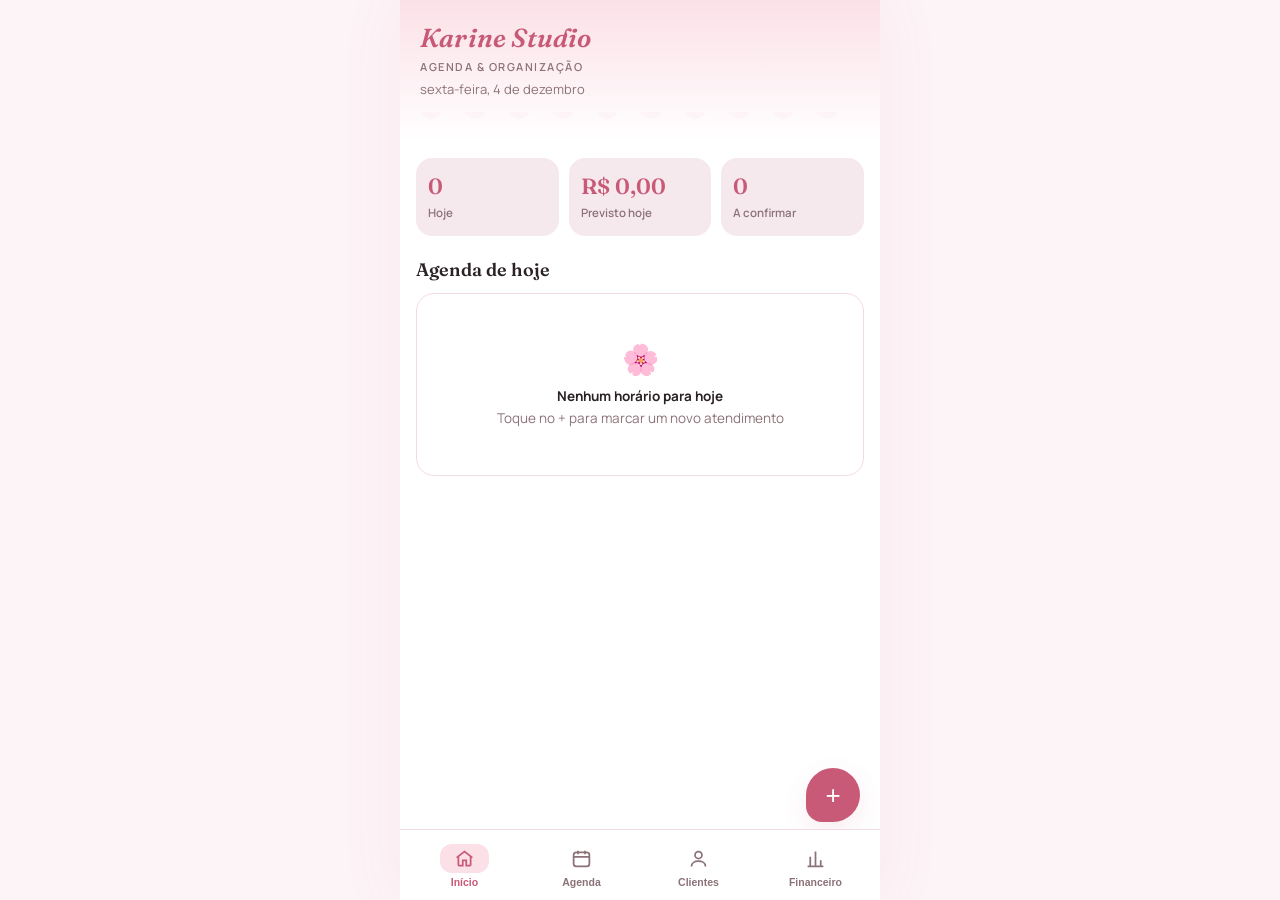
<file: index.html>
<!DOCTYPE html>
<html lang="pt-BR">
<head>
<meta charset="UTF-8">
<meta name="viewport" content="width=device-width, initial-scale=1.0, maximum-scale=1.0">
<title>Karine Studio</title>
<link rel="preconnect" href="https://fonts.googleapis.com">
<link href="https://fonts.googleapis.com/css2?family=Fraunces:ital,wght@0,500;0,600;1,500;1,600&family=Manrope:wght@400;500;600;700;800&display=swap" rel="stylesheet">
<link rel="stylesheet" href="style.css">

<!-- PWA / ícone de app -->
<link rel="manifest" href="manifest.json">
<link rel="icon" href="favicon-32.png" sizes="32x32">
<link rel="apple-touch-icon" href="apple-touch-icon.png">
<meta name="theme-color" content="#C85A78">
<meta name="apple-mobile-web-app-capable" content="yes">
<meta name="apple-mobile-web-app-status-bar-style" content="black-translucent">
<meta name="apple-mobile-web-app-title" content="Karine Studio">
</head>
<body>
<div id="app">

  <header class="top">
    <div class="brand">
      <h1>Karine Studio</h1>
    </div>
    <span style="font-size:11px;color:var(--ink-soft);text-transform:uppercase;letter-spacing:1.5px;font-weight:600;">agenda &amp; organização</span>
    <div class="subline" id="headerSub"></div>
    <svg class="scallop" viewBox="0 0 400 14" preserveAspectRatio="none">
      <path d="M0,0 Q10,14 20,0 T40,0 T60,0 T80,0 T100,0 T120,0 T140,0 T160,0 T180,0 T200,0 T220,0 T240,0 T260,0 T280,0 T300,0 T320,0 T340,0 T360,0 T380,0 T400,0 L400,0 L0,0 Z" fill="#FDF4F7"/>
    </svg>
  </header>

  <main id="main"></main>

  <div class="fab">
    <button class="fab-btn" id="fabBtn">+</button>
  </div>

  <nav class="bottom">
    <button data-tab="inicio" class="active">
      <span class="icon-wrap"><svg viewBox="0 0 24 24" fill="none" stroke="currentColor" stroke-width="2"><path d="M3 11l9-7 9 7"/><path d="M5 10v9a1 1 0 001 1h4v-6h4v6h4a1 1 0 001-1v-9"/></svg></span>
      Início
    </button>
    <button data-tab="agenda">
      <span class="icon-wrap"><svg viewBox="0 0 24 24" fill="none" stroke="currentColor" stroke-width="2"><rect x="3" y="5" width="18" height="16" rx="3"/><path d="M8 3v4M16 3v4M3 10h18"/></svg></span>
      Agenda
    </button>
    <button data-tab="clientes">
      <span class="icon-wrap"><svg viewBox="0 0 24 24" fill="none" stroke="currentColor" stroke-width="2"><circle cx="12" cy="8" r="4"/><path d="M4 21c0-4 4-6 8-6s8 2 8 6"/></svg></span>
      Clientes
    </button>
    <button data-tab="financeiro">
      <span class="icon-wrap"><svg viewBox="0 0 24 24" fill="none" stroke="currentColor" stroke-width="2"><path d="M3 21h18M6 21V10M12 21V4M18 21v-7"/></svg></span>
      Financeiro
    </button>
  </nav>
</div>

<div class="overlay" id="overlay"><div class="sheet" id="sheetContent"></div></div>
<div class="toast" id="toast"></div>
<script src="script.js"></script>
</body>
</html>
</file>
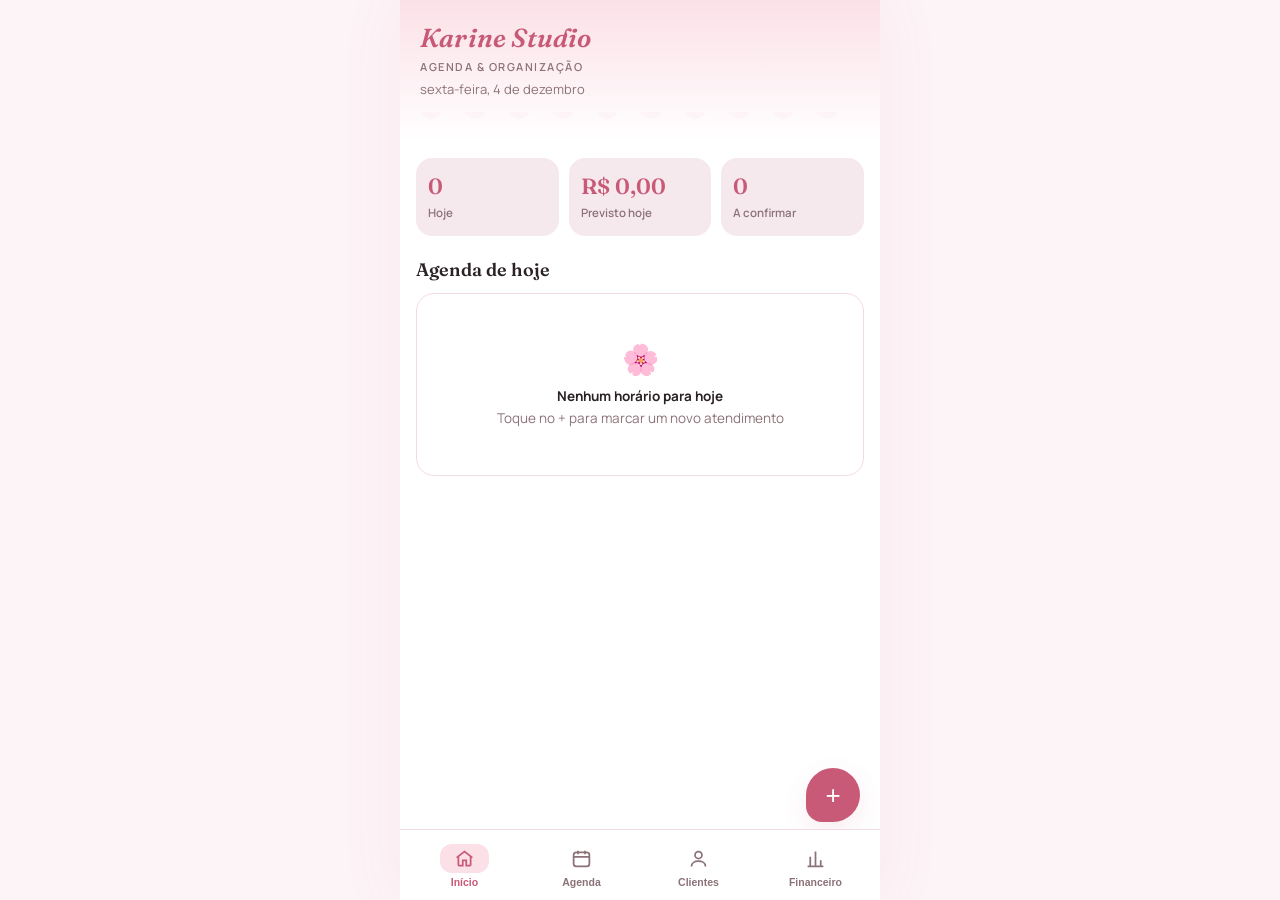
<file: index (1).html>
<!DOCTYPE html>
<html lang="pt-BR">
<head>
<meta charset="UTF-8">
<meta name="viewport" content="width=device-width, initial-scale=1.0, maximum-scale=1.0">
<title>Karine Studio</title>
<link rel="preconnect" href="https://fonts.googleapis.com">
<link href="https://fonts.googleapis.com/css2?family=Fraunces:ital,wght@0,500;0,600;1,500;1,600&family=Manrope:wght@400;500;600;700;800&display=swap" rel="stylesheet">
<link rel="stylesheet" href="style.css">
</head>
<body>
<div id="app">

  <header class="top">
    <div class="brand">
      <h1>Karine Studio</h1>
    </div>
    <span style="font-size:11px;color:var(--ink-soft);text-transform:uppercase;letter-spacing:1.5px;font-weight:600;">agenda &amp; organização</span>
    <div class="subline" id="headerSub"></div>
    <svg class="scallop" viewBox="0 0 400 14" preserveAspectRatio="none">
      <path d="M0,0 Q10,14 20,0 T40,0 T60,0 T80,0 T100,0 T120,0 T140,0 T160,0 T180,0 T200,0 T220,0 T240,0 T260,0 T280,0 T300,0 T320,0 T340,0 T360,0 T380,0 T400,0 L400,0 L0,0 Z" fill="#FDF4F7"/>
    </svg>
  </header>

  <main id="main"></main>

  <div class="fab">
    <button class="fab-btn" id="fabBtn">+</button>
  </div>

  <nav class="bottom">
    <button data-tab="inicio" class="active">
      <span class="icon-wrap"><svg viewBox="0 0 24 24" fill="none" stroke="currentColor" stroke-width="2"><path d="M3 11l9-7 9 7"/><path d="M5 10v9a1 1 0 001 1h4v-6h4v6h4a1 1 0 001-1v-9"/></svg></span>
      Início
    </button>
    <button data-tab="agenda">
      <span class="icon-wrap"><svg viewBox="0 0 24 24" fill="none" stroke="currentColor" stroke-width="2"><rect x="3" y="5" width="18" height="16" rx="3"/><path d="M8 3v4M16 3v4M3 10h18"/></svg></span>
      Agenda
    </button>
    <button data-tab="clientes">
      <span class="icon-wrap"><svg viewBox="0 0 24 24" fill="none" stroke="currentColor" stroke-width="2"><circle cx="12" cy="8" r="4"/><path d="M4 21c0-4 4-6 8-6s8 2 8 6"/></svg></span>
      Clientes
    </button>
    <button data-tab="financeiro">
      <span class="icon-wrap"><svg viewBox="0 0 24 24" fill="none" stroke="currentColor" stroke-width="2"><path d="M3 21h18M6 21V10M12 21V4M18 21v-7"/></svg></span>
      Financeiro
    </button>
  </nav>
</div>

<div class="overlay" id="overlay"><div class="sheet" id="sheetContent"></div></div>
<div class="toast" id="toast"></div>
<script src="script.js"></script>
</body>
</html>
</file>
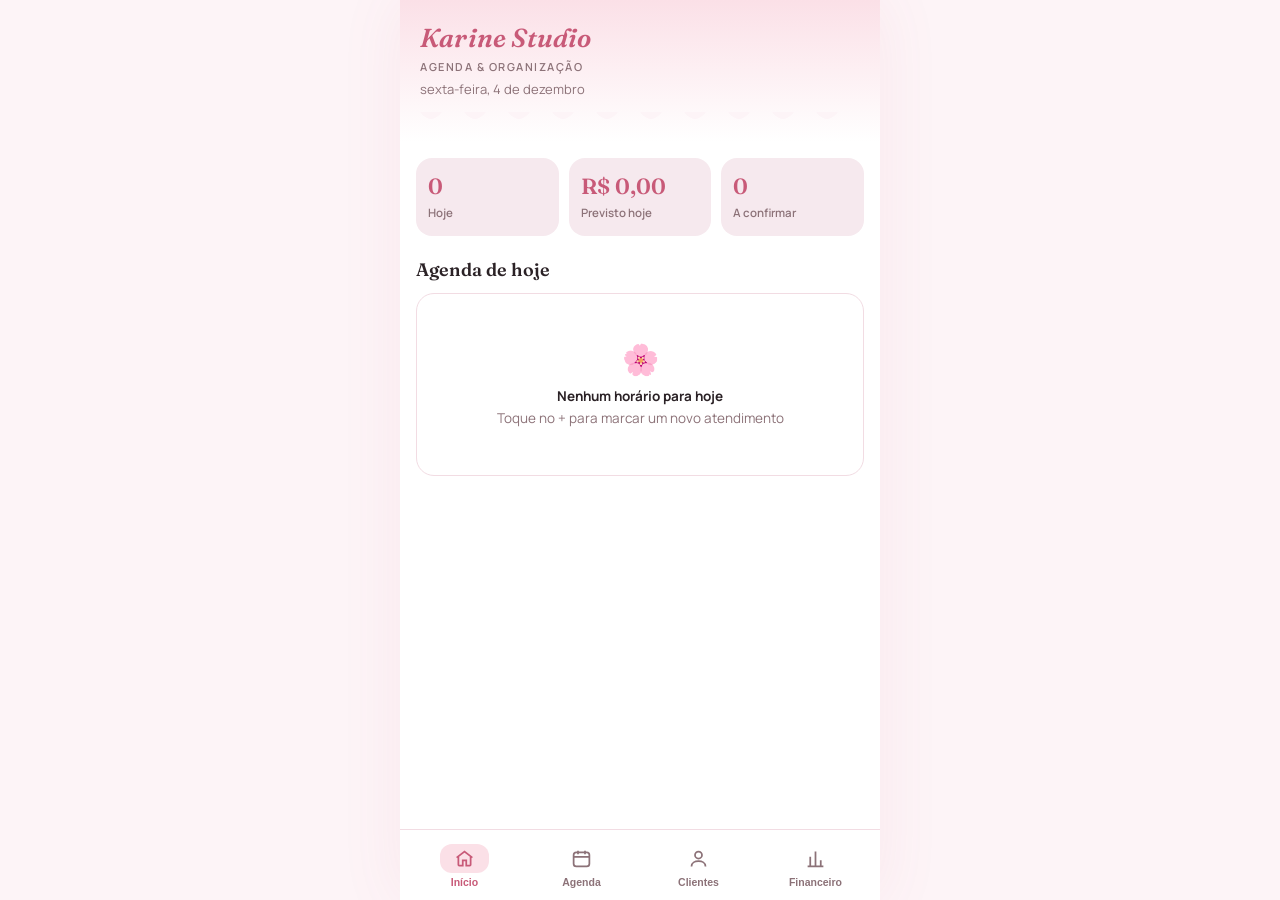
<file: karine-studio (1).html>
<!DOCTYPE html>
<html lang="pt-BR">
<head>
<meta charset="UTF-8">
<meta name="viewport" content="width=device-width, initial-scale=1.0, maximum-scale=1.0">
<title>Karine Studio</title>
<link rel="preconnect" href="https://fonts.googleapis.com">
<link href="https://fonts.googleapis.com/css2?family=Fraunces:ital,wght@0,500;0,600;1,500;1,600&family=Manrope:wght@400;500;600;700;800&display=swap" rel="stylesheet">
<style>
  :root{
    --bg:#FFFFFF;
    --bg-soft:#FDF4F7;
    --pink:#E88BA6;
    --pink-deep:#C85A78;
    --pink-pale:#FBE0E7;
    --pink-pale-2:#F6E9EE;
    --ink:#2B2226;
    --ink-soft:#8C7278;
    --line:#F2DCE3;
    --success:#6FA97F;
    --success-bg:#EAF4EC;
    --warn:#D69A44;
    --warn-bg:#FBF1E2;
    --danger:#B24C57;
    --danger-bg:#F7E6E7;
    --shadow: 0 8px 24px rgba(200,90,120,0.12);
    --radius: 18px;
  }
  *{box-sizing:border-box; -webkit-tap-highlight-color:transparent;}
  html,body{margin:0;padding:0;}
  body{
    font-family:'Manrope',sans-serif;
    background:var(--bg-soft);
    color:var(--ink);
    min-height:100vh;
    display:flex;
    justify-content:center;
  }
  #app{
    width:100%;
    max-width:480px;
    background:var(--bg);
    min-height:100vh;
    position:relative;
    display:flex;
    flex-direction:column;
    box-shadow:0 0 60px rgba(200,90,120,0.08);
  }

  /* ---------- HEADER ---------- */
  header.top{
    padding:22px 20px 16px;
    background:linear-gradient(180deg, var(--pink-pale) 0%, var(--bg) 100%);
    position:relative;
  }
  .brand{
    display:flex; align-items:baseline; gap:8px;
  }
  .brand h1{
    font-family:'Fraunces',serif;
    font-style:italic;
    font-weight:600;
    font-size:26px;
    margin:0;
    color:var(--pink-deep);
    letter-spacing:0.2px;
  }
  .brand span{
    font-size:11px;
    color:var(--ink-soft);
    text-transform:uppercase;
    letter-spacing:1.5px;
    font-weight:600;
  }
  .subline{
    margin-top:4px;
    font-size:13px;
    color:var(--ink-soft);
  }
  .scallop{
    display:block;
    width:100%;
    height:14px;
    margin-top:14px;
  }

  main{
    flex:1;
    padding:16px 16px 100px;
    overflow-y:auto;
  }

  h2.section-title{
    font-family:'Fraunces',serif;
    font-weight:600;
    font-size:18px;
    margin:22px 0 12px;
    color:var(--ink);
  }
  h2.section-title:first-child{margin-top:0;}

  /* ---------- CARDS ---------- */
  .card{
    background:var(--bg);
    border:1px solid var(--line);
    border-radius:var(--radius);
    padding:14px 16px;
    margin-bottom:10px;
  }
  .stat-row{
    display:flex; gap:10px;
  }
  .stat{
    flex:1;
    background:var(--pink-pale-2);
    border-radius:16px;
    padding:14px 12px;
    text-align:left;
  }
  .stat .num{
    font-family:'Fraunces',serif;
    font-weight:600;
    font-size:22px;
    color:var(--pink-deep);
    display:block;
  }
  .stat .lbl{
    font-size:11.5px;
    color:var(--ink-soft);
    font-weight:600;
  }

  .empty{
    text-align:center;
    padding:30px 16px;
    color:var(--ink-soft);
  }
  .empty .flower{font-size:30px; display:block; margin-bottom:8px;}
  .empty p{margin:4px 0; font-size:13.5px;}

  /* Appointment item */
  .appt{
    display:flex;
    gap:12px;
    align-items:flex-start;
    padding:12px 0;
    border-bottom:1px solid var(--line);
  }
  .appt:last-child{border-bottom:none;}
  .appt .time-badge{
    min-width:54px;
    text-align:center;
    padding-top:2px;
  }
  .appt .time-badge b{
    display:block; font-size:15px; font-family:'Fraunces',serif; font-weight:600;
  }
  .appt .time-badge small{color:var(--ink-soft); font-size:10.5px;}
  .appt .info{flex:1; min-width:0;}
  .appt .info .name{font-weight:700; font-size:14.5px;}
  .appt .info .service{font-size:12.5px; color:var(--ink-soft); margin-top:1px;}
  .appt .info .value{font-size:12.5px; margin-top:3px; font-weight:700; color:var(--pink-deep);}
  .badge{
    display:inline-block;
    font-size:10.5px;
    font-weight:700;
    padding:4px 9px;
    border-radius:99px;
    margin-top:6px;
    letter-spacing:0.2px;
  }
  .badge.pendente{background:var(--warn-bg); color:var(--warn);}
  .badge.confirmado{background:var(--pink-pale); color:var(--pink-deep);}
  .badge.compareceu{background:var(--success-bg); color:var(--success);}
  .badge.nao_compareceu{background:var(--danger-bg); color:var(--danger);}
  .badge.cancelado{background:#EFEFEF; color:#8a8a8a;}

  .appt .actions{
    display:flex; gap:6px; margin-top:8px; flex-wrap:wrap;
  }
  .mini-btn{
    border:none;
    background:var(--pink-pale-2);
    color:var(--ink);
    font-size:11px;
    font-weight:700;
    padding:6px 10px;
    border-radius:99px;
    cursor:pointer;
  }
  .mini-btn.whats{background:#DFF2E4; color:#3C7A4D;}
  .mini-btn.ok{background:var(--success-bg); color:var(--success);}
  .mini-btn.no{background:var(--danger-bg); color:var(--danger);}
  .mini-btn.edit{background:var(--pink-pale); color:var(--pink-deep);}

  /* Client card */
  .client-card{
    display:flex; align-items:center; gap:12px;
    padding:12px 0;
    border-bottom:1px solid var(--line);
    cursor:pointer;
  }
  .client-card:last-child{border-bottom:none;}
  .avatar{
    width:42px; height:42px; border-radius:50% 50% 50% 12px;
    background:var(--pink);
    color:#fff;
    display:flex; align-items:center; justify-content:center;
    font-weight:700; font-size:15px;
    flex-shrink:0;
    font-family:'Fraunces',serif;
  }
  .client-card .cname{font-weight:700; font-size:14.5px;}
  .client-card .cphone{font-size:12px; color:var(--ink-soft); margin-top:1px;}
  .chevron{color:var(--pink); font-size:18px; margin-left:auto;}

  /* Search */
  .search-box{
    display:flex; align-items:center; gap:8px;
    background:var(--pink-pale-2);
    border-radius:14px;
    padding:10px 14px;
    margin-bottom:14px;
  }
  .search-box input{
    border:none; background:transparent; outline:none;
    font-family:'Manrope',sans-serif; font-size:14px; flex:1; color:var(--ink);
  }
  .search-box input::placeholder{color:var(--ink-soft);}

  /* Filters */
  .chips{display:flex; gap:8px; overflow-x:auto; padding-bottom:4px; margin-bottom:8px;}
  .chip{
    white-space:nowrap;
    padding:7px 14px;
    border-radius:99px;
    background:var(--pink-pale-2);
    color:var(--ink-soft);
    font-size:12.5px;
    font-weight:700;
    cursor:pointer;
    border:1px solid transparent;
  }
  .chip.active{background:var(--pink-deep); color:#fff;}

  /* Financeiro */
  .month-switch{
    display:flex; align-items:center; justify-content:space-between;
    margin-bottom:16px;
  }
  .month-switch button{
    border:none; background:var(--pink-pale-2); color:var(--pink-deep);
    width:36px; height:36px; border-radius:50%; font-size:16px; cursor:pointer; font-weight:700;
  }
  .month-switch .mlabel{
    font-family:'Fraunces',serif; font-weight:600; font-size:17px; text-transform:capitalize;
  }
  .pay-row{
    display:flex; justify-content:space-between; align-items:center;
    padding:10px 0; border-bottom:1px solid var(--line); font-size:13.5px;
  }
  .pay-row:last-child{border-bottom:none;}
  .pay-row .pname{font-weight:700;}
  .pay-row .bar-wrap{flex:1; margin:0 12px; height:6px; background:var(--pink-pale-2); border-radius:99px; overflow:hidden;}
  .pay-row .bar{height:100%; background:var(--pink); border-radius:99px;}
  .pay-row .pval{font-weight:700; color:var(--pink-deep); min-width:70px; text-align:right;}

  /* Bottom nav */
  nav.bottom{
    position:sticky; bottom:0; left:0; right:0;
    background:var(--bg);
    border-top:1px solid var(--line);
    display:flex;
    padding:6px 6px calc(6px + env(safe-area-inset-bottom));
    z-index:20;
  }
  nav.bottom button{
    flex:1;
    background:none; border:none;
    display:flex; flex-direction:column; align-items:center; gap:3px;
    padding:8px 0 6px;
    color:var(--ink-soft);
    font-size:10.5px;
    font-weight:700;
    cursor:pointer;
    border-radius:14px;
  }
  nav.bottom button svg{width:21px; height:21px;}
  nav.bottom button.active{color:var(--pink-deep);}
  nav.bottom button.active .icon-wrap{background:var(--pink-pale); border-radius:12px;}
  .icon-wrap{padding:4px 14px; display:flex;}

  /* FAB */
  .fab{
    position:fixed;
    max-width:480px;
    width:100%;
    pointer-events:none;
  }
  .fab-btn{
    pointer-events:auto;
    position:absolute;
    right:20px;
    bottom:78px;
    width:54px; height:54px;
    border-radius:50% 50% 50% 16px;
    background:var(--pink-deep);
    color:#fff;
    border:none;
    font-size:26px;
    box-shadow:var(--shadow);
    cursor:pointer;
    display:flex; align-items:center; justify-content:center;
  }

  /* Modal / bottom sheet */
  .overlay{
    position:fixed; inset:0; background:rgba(43,34,38,0.45);
    display:none; align-items:flex-end; justify-content:center; z-index:50;
  }
  .overlay.show{display:flex;}
  .sheet{
    background:var(--bg);
    width:100%; max-width:480px;
    border-radius:24px 24px 0 0;
    padding:10px 20px 26px;
    max-height:88vh;
    overflow-y:auto;
    animation:slideup .22s ease;
  }
  @keyframes slideup{from{transform:translateY(30px); opacity:0;} to{transform:translateY(0); opacity:1;}}
  .sheet-handle{
    width:40px; height:4px; background:var(--line); border-radius:99px; margin:6px auto 14px;
  }
  .sheet h3{
    font-family:'Fraunces',serif; font-weight:600; font-size:19px; margin:0 0 16px;
  }
  label{
    display:block; font-size:12px; font-weight:700; color:var(--ink-soft); margin:14px 0 6px;
  }
  input[type=text], input[type=tel], input[type=number], input[type=date], input[type=time], select, textarea{
    width:100%;
    border:1.5px solid var(--line);
    background:var(--bg-soft);
    border-radius:12px;
    padding:11px 13px;
    font-family:'Manrope',sans-serif;
    font-size:14.5px;
    color:var(--ink);
    outline:none;
  }
  input:focus, select:focus, textarea:focus{border-color:var(--pink);}
  textarea{resize:vertical; min-height:70px;}
  .field-row{display:flex; gap:10px;}
  .field-row > div{flex:1;}
  .radio-group{display:flex; gap:8px; flex-wrap:wrap;}
  .radio-chip{
    padding:8px 13px; border-radius:99px; border:1.5px solid var(--line);
    font-size:12.5px; font-weight:700; color:var(--ink-soft); cursor:pointer;
  }
  .radio-chip.sel{background:var(--pink-deep); border-color:var(--pink-deep); color:#fff;}
  .btn-primary{
    width:100%;
    background:var(--pink-deep);
    color:#fff;
    border:none;
    padding:14px;
    border-radius:14px;
    font-weight:800;
    font-size:14.5px;
    margin-top:22px;
    cursor:pointer;
  }
  .btn-secondary{
    width:100%;
    background:var(--pink-pale-2);
    color:var(--ink);
    border:none;
    padding:13px;
    border-radius:14px;
    font-weight:700;
    font-size:13.5px;
    margin-top:10px;
    cursor:pointer;
  }
  .btn-danger-text{
    width:100%;
    background:none;
    color:var(--danger);
    border:none;
    padding:10px;
    font-weight:700;
    font-size:13px;
    margin-top:6px;
    cursor:pointer;
  }
  .close-x{
    position:absolute; top:16px; right:18px;
    background:var(--pink-pale-2); border:none; width:30px; height:30px; border-radius:50%;
    color:var(--ink-soft); font-size:15px; cursor:pointer;
  }
  .sheet{position:relative;}

  .obs-item{
    background:var(--pink-pale-2); border-radius:12px; padding:10px 12px; margin-bottom:8px;
  }
  .obs-item .odate{font-size:10.5px; color:var(--ink-soft); font-weight:700; margin-bottom:3px;}
  .obs-item .otext{font-size:13px;}

  .toast{
    position:fixed; bottom:90px; left:50%; transform:translateX(-50%);
    background:var(--ink); color:#fff; padding:10px 18px; border-radius:99px;
    font-size:12.5px; font-weight:600; z-index:100; opacity:0; transition:opacity .25s;
    pointer-events:none; white-space:nowrap;
  }
  .toast.show{opacity:1;}

  ::-webkit-scrollbar{width:0px;}
</style>
</head>
<body>
<div id="app">

  <header class="top">
    <div class="brand">
      <h1>Karine Studio</h1>
    </div>
    <span style="font-size:11px;color:var(--ink-soft);text-transform:uppercase;letter-spacing:1.5px;font-weight:600;">agenda &amp; organização</span>
    <div class="subline" id="headerSub"></div>
    <svg class="scallop" viewBox="0 0 400 14" preserveAspectRatio="none">
      <path d="M0,0 Q10,14 20,0 T40,0 T60,0 T80,0 T100,0 T120,0 T140,0 T160,0 T180,0 T200,0 T220,0 T240,0 T260,0 T280,0 T300,0 T320,0 T340,0 T360,0 T380,0 T400,0 L400,0 L0,0 Z" fill="#FDF4F7"/>
    </svg>
  </header>

  <main id="main"></main>

  <div class="fab">
    <button class="fab-btn" id="fabBtn">+</button>
  </div>

  <nav class="bottom">
    <button data-tab="inicio" class="active">
      <span class="icon-wrap"><svg viewBox="0 0 24 24" fill="none" stroke="currentColor" stroke-width="2"><path d="M3 11l9-7 9 7"/><path d="M5 10v9a1 1 0 001 1h4v-6h4v6h4a1 1 0 001-1v-9"/></svg></span>
      Início
    </button>
    <button data-tab="agenda">
      <span class="icon-wrap"><svg viewBox="0 0 24 24" fill="none" stroke="currentColor" stroke-width="2"><rect x="3" y="5" width="18" height="16" rx="3"/><path d="M8 3v4M16 3v4M3 10h18"/></svg></span>
      Agenda
    </button>
    <button data-tab="clientes">
      <span class="icon-wrap"><svg viewBox="0 0 24 24" fill="none" stroke="currentColor" stroke-width="2"><circle cx="12" cy="8" r="4"/><path d="M4 21c0-4 4-6 8-6s8 2 8 6"/></svg></span>
      Clientes
    </button>
    <button data-tab="financeiro">
      <span class="icon-wrap"><svg viewBox="0 0 24 24" fill="none" stroke="currentColor" stroke-width="2"><path d="M3 21h18M6 21V10M12 21V4M18 21v-7"/></svg></span>
      Financeiro
    </button>
  </nav>
</div>

<div class="overlay" id="overlay"><div class="sheet" id="sheetContent"></div></div>
<div class="toast" id="toast"></div>
<script>
/* ---------------- STATE ---------------- */
let clientes = [];
let agendamentos = [];
let currentTab = 'inicio';
let financeMonth = new Date().toISOString().slice(0,7); // YYYY-MM
let clientSearch = '';
let agendaFilter = 'todos';
let currentClientDetail = null;

const PAY_METHODS = ['Pix','Dinheiro','Cartão Débito','Cartão Crédito'];
const STATUS_LABELS = {
  pendente:'Aguardando confirmação',
  confirmado:'Confirmado',
  compareceu:'Compareceu',
  nao_compareceu:'Não compareceu',
  cancelado:'Cancelado'
};

/* ---------------- STORAGE ---------------- */
async function loadData(){
  try{
    const c = await window.storage.get('clientes', false);
    clientes = c ? JSON.parse(c.value) : [];
  }catch(e){ clientes = []; }
  try{
    const a = await window.storage.get('agendamentos', false);
    agendamentos = a ? JSON.parse(a.value) : [];
  }catch(e){ agendamentos = []; }
}
async function saveClientes(){
  try{ await window.storage.set('clientes', JSON.stringify(clientes), false); }
  catch(e){ showToast('Erro ao salvar clientes'); }
}
async function saveAgendamentos(){
  try{ await window.storage.set('agendamentos', JSON.stringify(agendamentos), false); }
  catch(e){ showToast('Erro ao salvar agendamentos'); }
}

/* ---------------- HELPERS ---------------- */
function uid(){ return Date.now().toString(36)+Math.random().toString(36).slice(2,7); }
function fmtMoney(v){ return 'R$ ' + Number(v||0).toLocaleString('pt-BR',{minimumFractionDigits:2, maximumFractionDigits:2}); }
function fmtPhone(p){
  if(!p) return '';
  const d = p.replace(/\D/g,'');
  if(d.length===11) return `(${d.slice(0,2)}) ${d.slice(2,7)}-${d.slice(7)}`;
  if(d.length===10) return `(${d.slice(0,2)}) ${d.slice(2,6)}-${d.slice(6)}`;
  return p;
}
function fmtDateBR(iso){
  if(!iso) return '';
  const [y,m,d] = iso.split('-');
  return `${d}/${m}`;
}
function fmtDateFull(iso){
  const [y,m,d] = iso.split('-');
  return `${d}/${m}/${y}`;
}
function weekdayShort(iso){
  const dt = new Date(iso+'T12:00:00');
  return dt.toLocaleDateString('pt-BR',{weekday:'short'}).replace('.','');
}
function todayISO(){ return new Date().toISOString().slice(0,10); }
function initials(name){
  const parts = name.trim().split(' ').filter(Boolean);
  if(parts.length===1) return parts[0].slice(0,2).toUpperCase();
  return (parts[0][0]+parts[parts.length-1][0]).toUpperCase();
}
function getClient(id){ return clientes.find(c=>c.id===id); }
function showToast(msg){
  const t = document.getElementById('toast');
  t.textContent = msg;
  t.classList.add('show');
  setTimeout(()=>t.classList.remove('show'), 1800);
}
function closeSheet(){ document.getElementById('overlay').classList.remove('show'); document.getElementById('sheetContent').innerHTML=''; }
function openSheet(html){
  document.getElementById('sheetContent').innerHTML = `<button class="close-x" onclick="closeSheet()">✕</button><div class="sheet-handle"></div>` + html;
  document.getElementById('overlay').classList.add('show');
}

/* ---------------- RENDER ROOT ---------------- */
function render(){
  document.getElementById('headerSub').textContent = new Date().toLocaleDateString('pt-BR',{weekday:'long', day:'numeric', month:'long'});
  document.querySelectorAll('nav.bottom button').forEach(b=>b.classList.toggle('active', b.dataset.tab===currentTab));
  const main = document.getElementById('main');
  if(currentTab==='inicio') main.innerHTML = renderInicio();
  else if(currentTab==='agenda') main.innerHTML = renderAgenda();
  else if(currentTab==='clientes') main.innerHTML = renderClientes();
  else if(currentTab==='financeiro') main.innerHTML = renderFinanceiro();
}

/* ---------------- INÍCIO ---------------- */
function renderInicio(){
  const hoje = todayISO();
  const de_hoje = agendamentos.filter(a=>a.data===hoje).sort((a,b)=>a.horario.localeCompare(b.horario));
  const previsto = de_hoje.filter(a=>a.status!=='cancelado').reduce((s,a)=>s+Number(a.valor||0),0);
  const pendentesConf = agendamentos.filter(a=>a.status==='pendente').length;

  return `
    <div class="stat-row">
      <div class="stat"><span class="num">${de_hoje.length}</span><span class="lbl">Hoje</span></div>
      <div class="stat"><span class="num">${fmtMoney(previsto)}</span><span class="lbl">Previsto hoje</span></div>
      <div class="stat"><span class="num">${pendentesConf}</span><span class="lbl">A confirmar</span></div>
    </div>
    <h2 class="section-title">Agenda de hoje</h2>
    <div class="card">
      ${de_hoje.length ? de_hoje.map(a=>apptRow(a)).join('') : emptyState('🌸','Nenhum horário para hoje','Toque no + para marcar um novo atendimento')}
    </div>
    ${pendentesConf ? `
    <h2 class="section-title">Aguardando confirmação</h2>
    <div class="card">
      ${agendamentos.filter(a=>a.status==='pendente').sort((a,b)=> (a.data+a.horario).localeCompare(b.data+b.horario)).slice(0,6).map(a=>apptRow(a,true)).join('')}
    </div>` : ''}
  `;
}

function emptyState(icon, title, sub){
  return `<div class="empty"><span class="flower">${icon}</span><p style="font-weight:700;color:var(--ink)">${title}</p><p>${sub}</p></div>`;
}

function apptRow(a, showDate){
  const c = getClient(a.clienteId);
  const nome = c ? c.nome : '(cliente removido)';
  let actions = '';
  if(a.status==='pendente'){
    actions += `<button class="mini-btn whats" onclick="sendConfirmWhats('${a.id}')">Enviar confirmação</button>`;
    actions += `<button class="mini-btn ok" onclick="setStatus('${a.id}','confirmado')">Confirmar</button>`;
  }
  if(a.status==='confirmado'){
    actions += `<button class="mini-btn ok" onclick="setStatus('${a.id}','compareceu')">Compareceu</button>`;
    actions += `<button class="mini-btn no" onclick="setStatus('${a.id}','nao_compareceu')">Não veio</button>`;
  }
  if(a.status==='compareceu' || a.status==='nao_compareceu'){
    actions += `<button class="mini-btn edit" onclick="editAppt('${a.id}')">Editar</button>`;
  }
  if(a.status!=='cancelado'){
    actions += `<button class="mini-btn edit" onclick="editAppt('${a.id}')">Editar</button>`;
  }
  return `
    <div class="appt">
      <div class="time-badge">
        <b>${a.horario}</b>
        <small>${showDate ? fmtDateBR(a.data) : weekdayShort(a.data)}</small>
      </div>
      <div class="info">
        <div class="name">${nome}</div>
        <div class="service">${a.servico}</div>
        <div class="value">${fmtMoney(a.valor)} · ${a.formaPagamento}</div>
        <span class="badge ${a.status}">${STATUS_LABELS[a.status]}</span>
        <div class="actions">${actions}</div>
      </div>
    </div>
  `;
}

function sendConfirmWhats(id){
  const a = agendamentos.find(x=>x.id===id);
  const c = getClient(a.clienteId);
  if(!c || !c.telefone){ showToast('Cliente sem telefone cadastrado'); return; }
  const msg = `Olá ${c.nome.split(' ')[0]}! Aqui é do Karine Studio 🌸 Confirmando seu horário de *${a.servico}* no dia ${fmtDateFull(a.data)} às ${a.horario}. Pode confirmar pra mim?`;
  const phone = c.telefone.replace(/\D/g,'');
  const full = phone.length<=11 ? '55'+phone : phone;
  window.open(`https://wa.me/${full}?text=${encodeURIComponent(msg)}`, '_blank');
}

async function setStatus(id, status){
  const a = agendamentos.find(x=>x.id===id);
  if(!a) return;
  a.status = status;
  await saveAgendamentos();
  render();
  showToast(status==='compareceu' ? 'Marcado como compareceu ✓' : status==='confirmado' ? 'Agendamento confirmado' : status==='nao_compareceu' ? 'Marcado como não compareceu' : 'Atualizado');
}

/* ---------------- AGENDA ---------------- */
function renderAgenda(){
  const filtered = agendamentos.filter(a=> agendaFilter==='todos' ? true : a.status===agendaFilter)
    .sort((a,b)=> (a.data+a.horario).localeCompare(b.data+b.horario));
  const groups = {};
  filtered.forEach(a=>{ (groups[a.data] = groups[a.data]||[]).push(a); });
  const dates = Object.keys(groups).sort();

  return `
    <div class="chips">
      ${['todos','pendente','confirmado','compareceu','nao_compareceu','cancelado'].map(f=>`
        <div class="chip ${agendaFilter===f?'active':''}" onclick="setAgendaFilter('${f}')">${f==='todos'?'Todos':STATUS_LABELS[f]}</div>
      `).join('')}
    </div>
    ${dates.length ? dates.map(d=>`
      <h2 class="section-title">${weekdayShort(d)}, ${fmtDateFull(d)}</h2>
      <div class="card">${groups[d].map(a=>apptRow(a)).join('')}</div>
    `).join('') : `<div class="card">${emptyState('📅','Nenhum agendamento','Toque no + para criar o primeiro')}</div>`}
  `;
}
function setAgendaFilter(f){ agendaFilter = f; render(); }

/* ---------------- CLIENTES ---------------- */
function renderClientes(){
  const list = clientes.filter(c=>{
    const q = clientSearch.toLowerCase();
    return c.nome.toLowerCase().includes(q) || (c.telefone||'').includes(q);
  }).sort((a,b)=>a.nome.localeCompare(b.nome));

  return `
    <div class="search-box">
      <svg width="16" height="16" viewBox="0 0 24 24" fill="none" stroke="#8C7278" stroke-width="2.2"><circle cx="11" cy="11" r="7"/><path d="M21 21l-4.3-4.3"/></svg>
      <input type="text" placeholder="Buscar por nome ou telefone" value="${clientSearch}" oninput="clientSearch=this.value; render();">
    </div>
    <div class="card">
      ${list.length ? list.map(c=>`
        <div class="client-card" onclick="openClientDetail('${c.id}')">
          <div class="avatar">${initials(c.nome)}</div>
          <div>
            <div class="cname">${c.nome}</div>
            <div class="cphone">${fmtPhone(c.telefone)}</div>
          </div>
          <span class="chevron">›</span>
        </div>
      `).join('') : emptyState('👤','Nenhuma cliente cadastrada','Toque no + para cadastrar')}
    </div>
  `;
}

function openClientDetail(id){
  currentClientDetail = id;
  const c = getClient(id);
  const historico = agendamentos.filter(a=>a.clienteId===id).sort((a,b)=> (b.data+b.horario).localeCompare(a.data+a.horario));
  const totalGasto = historico.filter(a=>a.status==='compareceu').reduce((s,a)=>s+Number(a.valor||0),0);

  openSheet(`
    <h3>${c.nome}</h3>
    <div style="display:flex; gap:8px; margin-bottom:16px; flex-wrap:wrap;">
      <button class="mini-btn ok" style="padding:8px 14px;" onclick="scheduleForClient('${c.id}')">Agendar horário</button>
      <button class="mini-btn whats" style="padding:8px 14px;" onclick="openWhatsClient('${c.id}')">WhatsApp</button>
      <button class="mini-btn edit" style="padding:8px 14px;" onclick="editClient('${c.id}')">Editar cliente</button>
    </div>
    <div class="stat-row" style="margin-bottom:18px;">
      <div class="stat"><span class="num">${historico.length}</span><span class="lbl">Atendimentos</span></div>
      <div class="stat"><span class="num">${fmtMoney(totalGasto)}</span><span class="lbl">Total gasto</span></div>
    </div>

    <label style="margin-top:0;">Observações</label>
    <div id="obsList">
      ${(c.observacoes && c.observacoes.length) ? c.observacoes.slice().reverse().map(o=>`
        <div class="obs-item"><div class="odate">${fmtDateFull(o.data)}</div><div class="otext">${o.texto}</div></div>
      `).join('') : `<p style="font-size:13px;color:var(--ink-soft);">Nenhuma observação ainda.</p>`}
    </div>
    <textarea id="newObsText" placeholder="Adicionar observação (alergia, preferência, etc)"></textarea>
    <button class="btn-secondary" onclick="addObservation('${c.id}')">Adicionar observação</button>

    <label>Histórico de agendamentos</label>
    ${historico.length ? historico.map(a=>`
      <div class="obs-item">
        <div class="odate">${fmtDateFull(a.data)} · ${a.horario}</div>
        <div class="otext">${a.servico} — ${fmtMoney(a.valor)} <span class="badge ${a.status}" style="margin-top:4px;">${STATUS_LABELS[a.status]}</span></div>
      </div>
    `).join('') : `<p style="font-size:13px;color:var(--ink-soft);">Sem agendamentos ainda.</p>`}

    <button class="btn-danger-text" onclick="deleteClient('${c.id}')">Excluir cliente</button>
  `);
}

function openWhatsClient(id){
  const c = getClient(id);
  if(!c.telefone){ showToast('Cliente sem telefone cadastrado'); return; }
  const phone = c.telefone.replace(/\D/g,'');
  const full = phone.length<=11 ? '55'+phone : phone;
  window.open(`https://wa.me/${full}`, '_blank');
}

async function addObservation(id){
  const txt = document.getElementById('newObsText').value.trim();
  if(!txt) return;
  const c = getClient(id);
  c.observacoes = c.observacoes || [];
  c.observacoes.push({data: todayISO(), texto: txt});
  await saveClientes();
  showToast('Observação adicionada');
  openClientDetail(id);
}

async function deleteClient(id){
  if(!confirm('Excluir esta cliente? Os agendamentos vinculados continuarão no histórico.')) return;
  clientes = clientes.filter(c=>c.id!==id);
  await saveClientes();
  closeSheet();
  render();
  showToast('Cliente excluída');
}

function editClient(id){
  const c = getClient(id);
  openSheet(`
    <h3>Editar cliente</h3>
    <label>Nome</label>
    <input type="text" id="cNome" value="${c.nome}">
    <label>Telefone (WhatsApp)</label>
    <input type="tel" id="cTel" value="${c.telefone||''}" placeholder="43 99999-9999">
    <button class="btn-primary" onclick="saveClientEdit('${c.id}')">Salvar</button>
  `);
}
async function saveClientEdit(id){
  const c = getClient(id);
  const nome = document.getElementById('cNome').value.trim();
  if(!nome){ showToast('Informe o nome'); return; }
  c.nome = nome;
  c.telefone = document.getElementById('cTel').value.trim();
  await saveClientes();
  showToast('Cliente atualizada');
  openClientDetail(id);
}

function newClientForm(prefillName){
  openSheet(`
    <h3>Nova cliente</h3>
    <label>Nome</label>
    <input type="text" id="ncNome" value="${prefillName||''}" placeholder="Nome completo">
    <label>Telefone (WhatsApp)</label>
    <input type="tel" id="ncTel" placeholder="43 99999-9999">
    <label>Observação inicial (opcional)</label>
    <textarea id="ncObs" placeholder="Alergias, preferências..."></textarea>
    <button class="btn-primary" onclick="saveNewClient(false)">Cadastrar cliente</button>
    <button class="btn-secondary" onclick="saveNewClient(true)">Cadastrar e marcar horário</button>
  `);
}
async function saveNewClient(irParaAgenda){
  const nome = document.getElementById('ncNome').value.trim();
  if(!nome){ showToast('Informe o nome'); return; }
  const tel = document.getElementById('ncTel').value.trim();
  const obs = document.getElementById('ncObs').value.trim();
  const novo = {id:uid(), nome, telefone:tel, observacoes: obs?[{data:todayISO(), texto:obs}]:[]};
  clientes.push(novo);
  await saveClientes();
  showToast('Cliente cadastrada');
  if(irParaAgenda){
    currentTab='agenda';
    render();
    scheduleForClient(novo.id);
  }else{
    closeSheet();
    currentTab='clientes';
    render();
  }
}

/* ---------------- FINANCEIRO ---------------- */
function shiftMonth(delta){
  const [y,m] = financeMonth.split('-').map(Number);
  const dt = new Date(y, m-1+delta, 1);
  financeMonth = dt.getFullYear()+'-'+String(dt.getMonth()+1).padStart(2,'0');
  render();
}
function renderFinanceiro(){
  const doMes = agendamentos.filter(a=>a.data && a.data.startsWith(financeMonth));
  const compareceram = doMes.filter(a=>a.status==='compareceu');
  const faltaram = doMes.filter(a=>a.status==='nao_compareceu');
  const total = compareceram.reduce((s,a)=>s+Number(a.valor||0),0);
  const ticket = compareceram.length ? total/compareceram.length : 0;

  const porPagamento = {};
  PAY_METHODS.forEach(m=>porPagamento[m]=0);
  compareceram.forEach(a=>{ porPagamento[a.formaPagamento] = (porPagamento[a.formaPagamento]||0) + Number(a.valor||0); });
  const maxVal = Math.max(1, ...Object.values(porPagamento));

  const [y,m] = financeMonth.split('-');
  const mLabel = new Date(Number(y), Number(m)-1, 1).toLocaleDateString('pt-BR',{month:'long', year:'numeric'});

  return `
    <div class="month-switch">
      <button onclick="shiftMonth(-1)">‹</button>
      <div class="mlabel">${mLabel}</div>
      <button onclick="shiftMonth(1)">›</button>
    </div>

    <div class="card" style="background:linear-gradient(135deg, var(--pink-pale) 0%, var(--pink-pale-2) 100%); border:none;">
      <div style="font-size:12px; font-weight:700; color:var(--ink-soft); text-transform:uppercase; letter-spacing:0.5px;">Faturamento do mês</div>
      <div style="font-family:'Fraunces',serif; font-weight:600; font-size:32px; color:var(--pink-deep); margin-top:4px;">${fmtMoney(total)}</div>
    </div>

    <div class="stat-row" style="margin-top:10px;">
      <div class="stat"><span class="num">${compareceram.length}</span><span class="lbl">Atendimentos</span></div>
      <div class="stat"><span class="num">${fmtMoney(ticket)}</span><span class="lbl">Ticket médio</span></div>
      <div class="stat"><span class="num">${faltaram.length}</span><span class="lbl">Faltas</span></div>
    </div>

    <h2 class="section-title">Por forma de pagamento</h2>
    <div class="card">
      ${PAY_METHODS.map(m=>`
        <div class="pay-row">
          <span class="pname">${m}</span>
          <div class="bar-wrap"><div class="bar" style="width:${(porPagamento[m]/maxVal*100)}%"></div></div>
          <span class="pval">${fmtMoney(porPagamento[m])}</span>
        </div>
      `).join('')}
    </div>

    <h2 class="section-title">Atendimentos do mês</h2>
    <div class="card">
      ${compareceram.length ? compareceram.sort((a,b)=>b.data.localeCompare(a.data)).map(a=>`
        <div class="appt">
          <div class="time-badge"><b>${fmtDateBR(a.data)}</b><small>${a.horario}</small></div>
          <div class="info">
            <div class="name">${getClient(a.clienteId)?.nome || '(removida)'}</div>
            <div class="service">${a.servico}</div>
            <div class="value">${fmtMoney(a.valor)} · ${a.formaPagamento}</div>
          </div>
        </div>
      `).join('') : emptyState('📊','Nenhum atendimento neste mês','Os valores aparecem aqui quando marcar "Compareceu"')}
    </div>
  `;
}

/* ---------------- NOVO / EDITAR AGENDAMENTO ---------------- */
let apptFormState = {};
function newApptForm(){
  apptFormState = {id:null, clienteId:'', servico:'', data:todayISO(), horario:'', valor:'', formaPagamento:'Pix', status:'pendente'};
  renderApptForm();
}
function editAppt(id){
  const a = agendamentos.find(x=>x.id===id);
  apptFormState = {...a};
  renderApptForm();
}
function scheduleForClient(clienteId){
  apptFormState = {id:null, clienteId, servico:'', data:todayISO(), horario:'', valor:'', formaPagamento:'Pix', status:'pendente'};
  renderApptForm();
}
function clientOptions(selectedId){
  return clientes.slice().sort((a,b)=>a.nome.localeCompare(b.nome)).map(c=>`<option value="${c.id}" ${c.id===selectedId?'selected':''}>${c.nome}</option>`).join('');
}
function renderApptForm(){
  const s = apptFormState;
  openSheet(`
    <h3>${s.id ? 'Editar agendamento' : 'Novo agendamento'}</h3>
    <label>Cliente</label>
    <select id="aCliente">
      <option value="">Selecionar cliente...</option>
      ${clientOptions(s.clienteId)}
    </select>
    <button class="btn-secondary" style="margin-top:8px;" onclick="quickNewClientFromAppt()">+ Cadastrar nova cliente</button>

    <label>Serviço</label>
    <input type="text" id="aServico" value="${s.servico||''}" placeholder="Ex: Alongamento de unhas">

    <div class="field-row">
      <div><label>Data</label><input type="date" id="aData" value="${s.data||todayISO()}"></div>
      <div><label>Horário</label><input type="time" id="aHorario" value="${s.horario||''}"></div>
    </div>

    <label>Valor (R$)</label>
    <input type="number" id="aValor" value="${s.valor||''}" placeholder="0,00" min="0" step="0.01">

    <label>Forma de pagamento</label>
    <div class="radio-group" id="aPagamento">
      ${PAY_METHODS.map(m=>`<div class="radio-chip ${s.formaPagamento===m?'sel':''}" data-val="${m}" onclick="selectRadio('aPagamento', this)">${m}</div>`).join('')}
    </div>

    <label>Status</label>
    <div class="radio-group" id="aStatus">
      ${Object.keys(STATUS_LABELS).map(st=>`<div class="radio-chip ${s.status===st?'sel':''}" data-val="${st}" onclick="selectRadio('aStatus', this)">${STATUS_LABELS[st]}</div>`).join('')}
    </div>

    <button class="btn-primary" onclick="saveAppt()">${s.id?'Salvar alterações':'Criar agendamento'}</button>
    ${s.id ? `<button class="btn-danger-text" onclick="deleteAppt('${s.id}')">Excluir agendamento</button>` : ''}
  `);
}
function selectRadio(groupId, el){
  document.querySelectorAll(`#${groupId} .radio-chip`).forEach(c=>c.classList.remove('sel'));
  el.classList.add('sel');
}
function quickNewClientFromAppt(){
  newClientForm();
}
async function saveAppt(){
  const clienteId = document.getElementById('aCliente').value;
  const servico = document.getElementById('aServico').value.trim();
  const data = document.getElementById('aData').value;
  const horario = document.getElementById('aHorario').value;
  const valor = document.getElementById('aValor').value;
  const formaPagamento = document.querySelector('#aPagamento .sel')?.dataset.val || 'Pix';
  const status = document.querySelector('#aStatus .sel')?.dataset.val || 'pendente';

  if(!clienteId){ showToast('Selecione a cliente'); return; }
  if(!servico){ showToast('Informe o serviço'); return; }
  if(!data || !horario){ showToast('Informe data e horário'); return; }

  if(apptFormState.id){
    const a = agendamentos.find(x=>x.id===apptFormState.id);
    Object.assign(a, {clienteId, servico, data, horario, valor, formaPagamento, status});
  }else{
    agendamentos.push({id:uid(), clienteId, servico, data, horario, valor, formaPagamento, status, criadoEm:new Date().toISOString()});
  }
  await saveAgendamentos();
  closeSheet();
  render();
  showToast(apptFormState.id ? 'Agendamento atualizado' : 'Agendamento criado');
}
async function deleteAppt(id){
  if(!confirm('Excluir este agendamento?')) return;
  agendamentos = agendamentos.filter(a=>a.id!==id);
  await saveAgendamentos();
  closeSheet();
  render();
  showToast('Agendamento excluído');
}

/* ---------------- NAV / EVENTS ---------------- */
document.querySelectorAll('nav.bottom button').forEach(btn=>{
  btn.addEventListener('click', ()=>{ currentTab = btn.dataset.tab; render(); });
});
document.getElementById('fabBtn').addEventListener('click', ()=>{
  if(currentTab==='clientes') newClientForm();
  else newApptForm();
});
document.getElementById('overlay').addEventListener('click', (e)=>{
  if(e.target.id==='overlay') closeSheet();
});

/* ---------------- INIT ---------------- */
(async function init(){
  await loadData();
  render();
})();
</script>
</body>
</html>
</file>
<file: style.css>
:root{
    --bg:#FFFFFF;
    --bg-soft:#FDF4F7;
    --pink:#E88BA6;
    --pink-deep:#C85A78;
    --pink-pale:#FBE0E7;
    --pink-pale-2:#F6E9EE;
    --ink:#2B2226;
    --ink-soft:#8C7278;
    --line:#F2DCE3;
    --success:#6FA97F;
    --success-bg:#EAF4EC;
    --warn:#D69A44;
    --warn-bg:#FBF1E2;
    --danger:#B24C57;
    --danger-bg:#F7E6E7;
    --shadow: 0 8px 24px rgba(200,90,120,0.12);
    --radius: 18px;
  }
  *{box-sizing:border-box; -webkit-tap-highlight-color:transparent;}
  html,body{margin:0;padding:0;}
  body{
    font-family:'Manrope',sans-serif;
    background:var(--bg-soft);
    color:var(--ink);
    min-height:100vh;
    display:flex;
    justify-content:center;
  }
  #app{
    width:100%;
    max-width:480px;
    background:var(--bg);
    min-height:100vh;
    position:relative;
    display:flex;
    flex-direction:column;
    box-shadow:0 0 60px rgba(200,90,120,0.08);
  }

  /* ---------- HEADER ---------- */
  header.top{
    padding:22px 20px 16px;
    background:linear-gradient(180deg, var(--pink-pale) 0%, var(--bg) 100%);
    position:relative;
  }
  .brand{
    display:flex; align-items:baseline; gap:8px;
  }
  .brand h1{
    font-family:'Fraunces',serif;
    font-style:italic;
    font-weight:600;
    font-size:26px;
    margin:0;
    color:var(--pink-deep);
    letter-spacing:0.2px;
  }
  .brand span{
    font-size:11px;
    color:var(--ink-soft);
    text-transform:uppercase;
    letter-spacing:1.5px;
    font-weight:600;
  }
  .subline{
    margin-top:4px;
    font-size:13px;
    color:var(--ink-soft);
  }
  .scallop{
    display:block;
    width:100%;
    height:14px;
    margin-top:14px;
  }

  main{
    flex:1;
    padding:16px 16px 100px;
    overflow-y:auto;
  }

  h2.section-title{
    font-family:'Fraunces',serif;
    font-weight:600;
    font-size:18px;
    margin:22px 0 12px;
    color:var(--ink);
  }
  h2.section-title:first-child{margin-top:0;}

  /* ---------- CARDS ---------- */
  .card{
    background:var(--bg);
    border:1px solid var(--line);
    border-radius:var(--radius);
    padding:14px 16px;
    margin-bottom:10px;
  }
  .stat-row{
    display:flex; gap:10px;
  }
  .stat{
    flex:1;
    background:var(--pink-pale-2);
    border-radius:16px;
    padding:14px 12px;
    text-align:left;
  }
  .stat .num{
    font-family:'Fraunces',serif;
    font-weight:600;
    font-size:22px;
    color:var(--pink-deep);
    display:block;
  }
  .stat .lbl{
    font-size:11.5px;
    color:var(--ink-soft);
    font-weight:600;
  }

  .empty{
    text-align:center;
    padding:30px 16px;
    color:var(--ink-soft);
  }
  .empty .flower{font-size:30px; display:block; margin-bottom:8px;}
  .empty p{margin:4px 0; font-size:13.5px;}

  /* Appointment item */
  .appt{
    display:flex;
    gap:12px;
    align-items:flex-start;
    padding:12px 0;
    border-bottom:1px solid var(--line);
  }
  .appt:last-child{border-bottom:none;}
  .appt .time-badge{
    min-width:54px;
    text-align:center;
    padding-top:2px;
  }
  .appt .time-badge b{
    display:block; font-size:15px; font-family:'Fraunces',serif; font-weight:600;
  }
  .appt .time-badge small{color:var(--ink-soft); font-size:10.5px;}
  .appt .info{flex:1; min-width:0;}
  .appt .info .name{font-weight:700; font-size:14.5px;}
  .appt .info .service{font-size:12.5px; color:var(--ink-soft); margin-top:1px;}
  .appt .info .value{font-size:12.5px; margin-top:3px; font-weight:700; color:var(--pink-deep);}
  .badge{
    display:inline-block;
    font-size:10.5px;
    font-weight:700;
    padding:4px 9px;
    border-radius:99px;
    margin-top:6px;
    letter-spacing:0.2px;
  }
  .badge.pendente{background:var(--warn-bg); color:var(--warn);}
  .badge.confirmado{background:var(--pink-pale); color:var(--pink-deep);}
  .badge.compareceu{background:var(--success-bg); color:var(--success);}
  .badge.nao_compareceu{background:var(--danger-bg); color:var(--danger);}
  .badge.cancelado{background:#EFEFEF; color:#8a8a8a;}

  .appt .actions{
    display:flex; gap:6px; margin-top:8px; flex-wrap:wrap;
  }
  .mini-btn{
    border:none;
    background:var(--pink-pale-2);
    color:var(--ink);
    font-size:11px;
    font-weight:700;
    padding:6px 10px;
    border-radius:99px;
    cursor:pointer;
  }
  .mini-btn.whats{background:#DFF2E4; color:#3C7A4D;}
  .mini-btn.ok{background:var(--success-bg); color:var(--success);}
  .mini-btn.no{background:var(--danger-bg); color:var(--danger);}
  .mini-btn.edit{background:var(--pink-pale); color:var(--pink-deep);}

  /* Client card */
  .client-card{
    display:flex; align-items:center; gap:12px;
    padding:12px 0;
    border-bottom:1px solid var(--line);
    cursor:pointer;
  }
  .client-card:last-child{border-bottom:none;}
  .avatar{
    width:42px; height:42px; border-radius:50% 50% 50% 12px;
    background:var(--pink);
    color:#fff;
    display:flex; align-items:center; justify-content:center;
    font-weight:700; font-size:15px;
    flex-shrink:0;
    font-family:'Fraunces',serif;
  }
  .client-card .cname{font-weight:700; font-size:14.5px;}
  .client-card .cphone{font-size:12px; color:var(--ink-soft); margin-top:1px;}
  .chevron{color:var(--pink); font-size:18px; margin-left:auto;}

  /* Search */
  .search-box{
    display:flex; align-items:center; gap:8px;
    background:var(--pink-pale-2);
    border-radius:14px;
    padding:10px 14px;
    margin-bottom:14px;
  }
  .search-box input{
    border:none; background:transparent; outline:none;
    font-family:'Manrope',sans-serif; font-size:14px; flex:1; color:var(--ink);
  }
  .search-box input::placeholder{color:var(--ink-soft);}

  /* Filters */
  .chips{display:flex; gap:8px; overflow-x:auto; padding-bottom:4px; margin-bottom:8px;}
  .chip{
    white-space:nowrap;
    padding:7px 14px;
    border-radius:99px;
    background:var(--pink-pale-2);
    color:var(--ink-soft);
    font-size:12.5px;
    font-weight:700;
    cursor:pointer;
    border:1px solid transparent;
  }
  .chip.active{background:var(--pink-deep); color:#fff;}

  /* Financeiro */
  .month-switch{
    display:flex; align-items:center; justify-content:space-between;
    margin-bottom:16px;
  }
  .month-switch button{
    border:none; background:var(--pink-pale-2); color:var(--pink-deep);
    width:36px; height:36px; border-radius:50%; font-size:16px; cursor:pointer; font-weight:700;
  }
  .month-switch .mlabel{
    font-family:'Fraunces',serif; font-weight:600; font-size:17px; text-transform:capitalize;
  }
  .pay-row{
    display:flex; justify-content:space-between; align-items:center;
    padding:10px 0; border-bottom:1px solid var(--line); font-size:13.5px;
  }
  .pay-row:last-child{border-bottom:none;}
  .pay-row .pname{font-weight:700;}
  .pay-row .bar-wrap{flex:1; margin:0 12px; height:6px; background:var(--pink-pale-2); border-radius:99px; overflow:hidden;}
  .pay-row .bar{height:100%; background:var(--pink); border-radius:99px;}
  .pay-row .pval{font-weight:700; color:var(--pink-deep); min-width:70px; text-align:right;}

  /* Bottom nav */
  nav.bottom{
    position:sticky; bottom:0; left:0; right:0;
    background:var(--bg);
    border-top:1px solid var(--line);
    display:flex;
    padding:6px 6px calc(6px + env(safe-area-inset-bottom));
    z-index:20;
  }
  nav.bottom button{
    flex:1;
    background:none; border:none;
    display:flex; flex-direction:column; align-items:center; gap:3px;
    padding:8px 0 6px;
    color:var(--ink-soft);
    font-size:10.5px;
    font-weight:700;
    cursor:pointer;
    border-radius:14px;
  }
  nav.bottom button svg{width:21px; height:21px;}
  nav.bottom button.active{color:var(--pink-deep);}
  nav.bottom button.active .icon-wrap{background:var(--pink-pale); border-radius:12px;}
  .icon-wrap{padding:4px 14px; display:flex;}

  /* FAB */
  .fab{
    position:fixed;
    top:0;
    bottom:0;
    left:50%;
    transform:translateX(-50%);
    width:100%;
    max-width:480px;
    pointer-events:none;
  }
  .fab-btn{
    pointer-events:auto;
    position:absolute;
    right:20px;
    bottom:78px;
    width:54px; height:54px;
    border-radius:50% 50% 50% 16px;
    background:var(--pink-deep);
    color:#fff;
    border:none;
    font-size:26px;
    box-shadow:var(--shadow);
    cursor:pointer;
    display:flex; align-items:center; justify-content:center;
  }

  /* Modal / bottom sheet */
  .overlay{
    position:fixed; inset:0; background:rgba(43,34,38,0.45);
    display:none; align-items:flex-end; justify-content:center; z-index:50;
  }
  .overlay.show{display:flex;}
  .sheet{
    background:var(--bg);
    width:100%; max-width:480px;
    border-radius:24px 24px 0 0;
    padding:10px 20px 26px;
    max-height:88vh;
    overflow-y:auto;
    animation:slideup .22s ease;
  }
  @keyframes slideup{from{transform:translateY(30px); opacity:0;} to{transform:translateY(0); opacity:1;}}
  .sheet-handle{
    width:40px; height:4px; background:var(--line); border-radius:99px; margin:6px auto 14px;
  }
  .sheet h3{
    font-family:'Fraunces',serif; font-weight:600; font-size:19px; margin:0 0 16px;
  }
  label{
    display:block; font-size:12px; font-weight:700; color:var(--ink-soft); margin:14px 0 6px;
  }
  input[type=text], input[type=tel], input[type=number], input[type=date], input[type=time], select, textarea{
    width:100%;
    border:1.5px solid var(--line);
    background:var(--bg-soft);
    border-radius:12px;
    padding:11px 13px;
    font-family:'Manrope',sans-serif;
    font-size:14.5px;
    color:var(--ink);
    outline:none;
  }
  input:focus, select:focus, textarea:focus{border-color:var(--pink);}
  textarea{resize:vertical; min-height:70px;}
  .field-row{display:flex; gap:10px;}
  .field-row > div{flex:1;}
  .radio-group{display:flex; gap:8px; flex-wrap:wrap;}
  .radio-chip{
    padding:8px 13px; border-radius:99px; border:1.5px solid var(--line);
    font-size:12.5px; font-weight:700; color:var(--ink-soft); cursor:pointer;
  }
  .radio-chip.sel{background:var(--pink-deep); border-color:var(--pink-deep); color:#fff;}
  .btn-primary{
    width:100%;
    background:var(--pink-deep);
    color:#fff;
    border:none;
    padding:14px;
    border-radius:14px;
    font-weight:800;
    font-size:14.5px;
    margin-top:22px;
    cursor:pointer;
  }
  .btn-secondary{
    width:100%;
    background:var(--pink-pale-2);
    color:var(--ink);
    border:none;
    padding:13px;
    border-radius:14px;
    font-weight:700;
    font-size:13.5px;
    margin-top:10px;
    cursor:pointer;
  }
  .btn-danger-text{
    width:100%;
    background:none;
    color:var(--danger);
    border:none;
    padding:10px;
    font-weight:700;
    font-size:13px;
    margin-top:6px;
    cursor:pointer;
  }
  .close-x{
    position:absolute; top:16px; right:18px;
    background:var(--pink-pale-2); border:none; width:30px; height:30px; border-radius:50%;
    color:var(--ink-soft); font-size:15px; cursor:pointer;
  }
  .sheet{position:relative;}

  .obs-item{
    background:var(--pink-pale-2); border-radius:12px; padding:10px 12px; margin-bottom:8px;
  }
  .obs-item .odate{font-size:10.5px; color:var(--ink-soft); font-weight:700; margin-bottom:3px;}
  .obs-item .otext{font-size:13px;}

  .toast{
    position:fixed; bottom:90px; left:50%; transform:translateX(-50%);
    background:var(--ink); color:#fff; padding:10px 18px; border-radius:99px;
    font-size:12.5px; font-weight:600; z-index:100; opacity:0; transition:opacity .25s;
    pointer-events:none; white-space:nowrap;
  }
  .toast.show{opacity:1;}

  ::-webkit-scrollbar{width:0px;}
</file>
